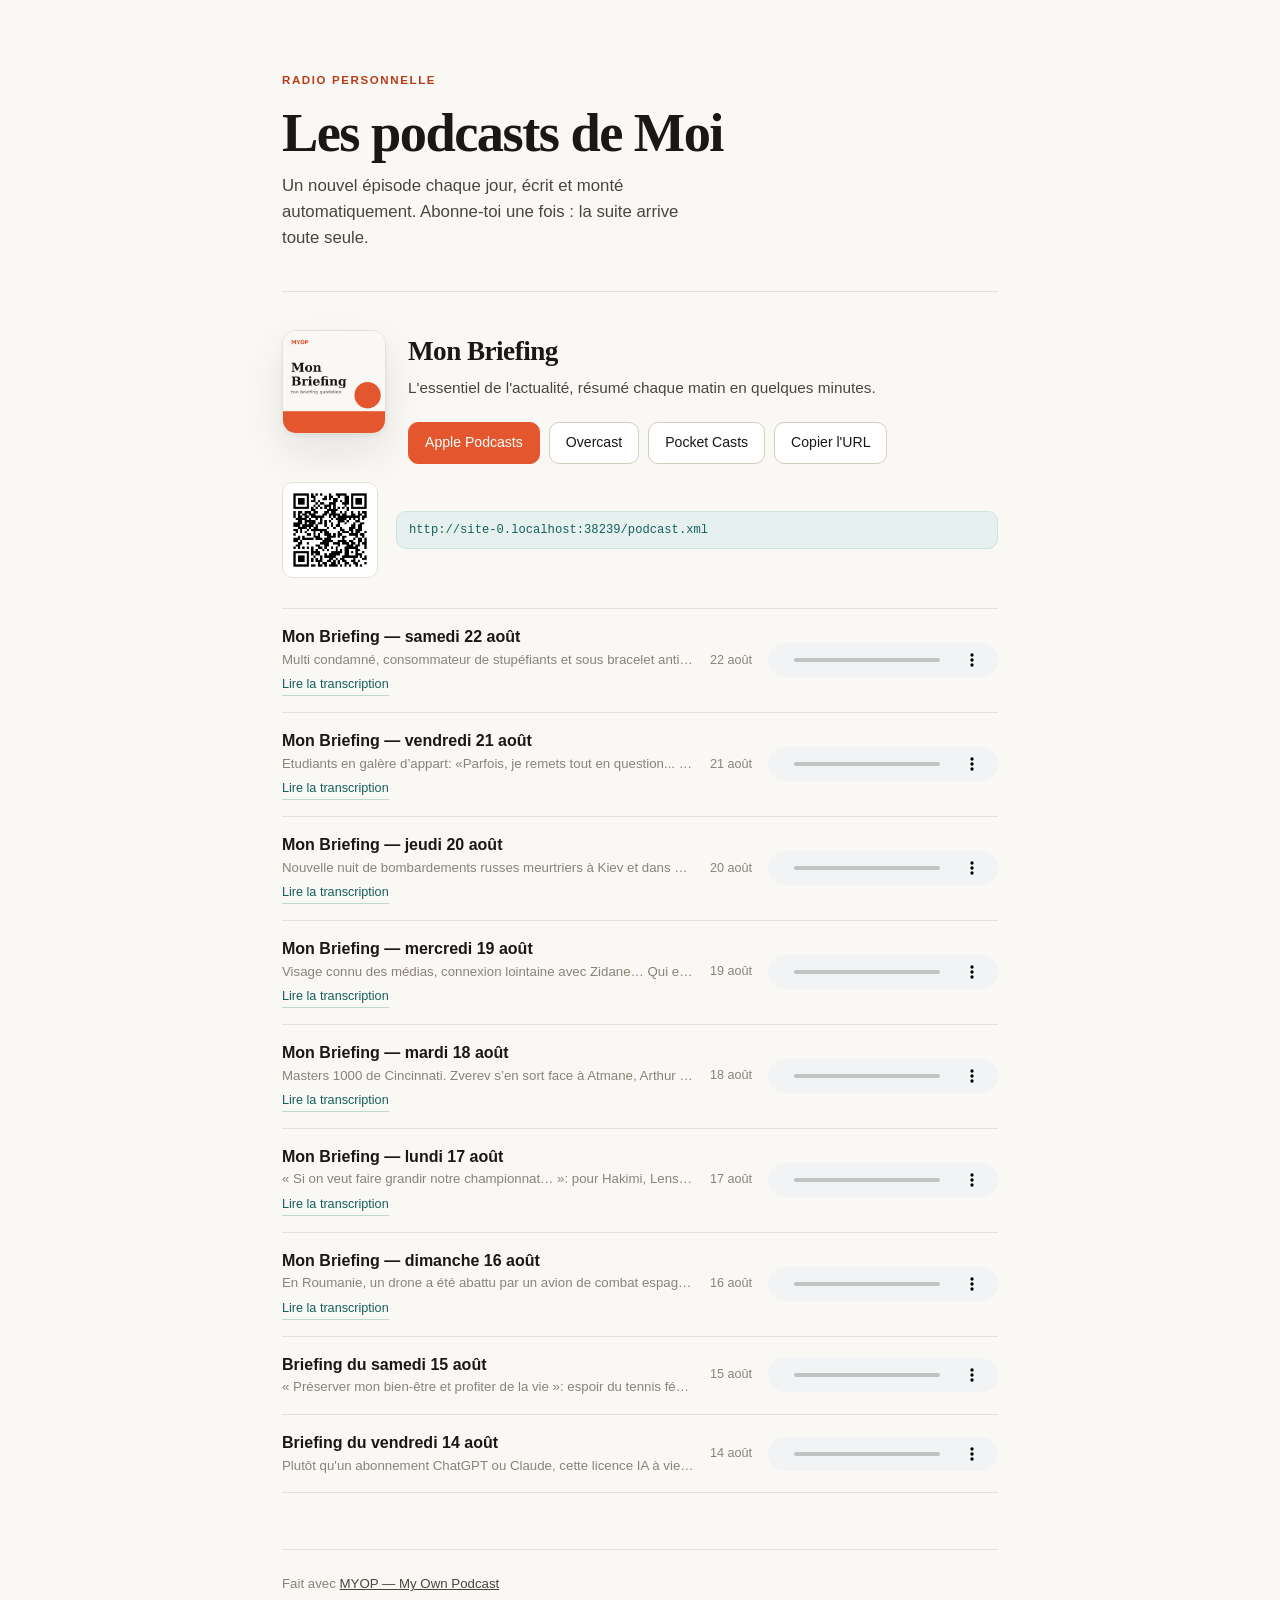
<file: index.html>
<!doctype html>
<html lang="fr"><head><meta charset="utf-8">
<meta name="viewport" content="width=device-width, initial-scale=1">
<meta name="color-scheme" content="light">
<title>Moi — podcasts MYOP</title>
<meta name="description" content="Podcasts quotidiens generes par MYOP.">
<style>
 :root {
   --paper:#faf8f5; --surface:#fff; --sunken:#f4f1ec; --line:#e7e1d7; --line-strong:#d5cdc0;
   --ink:#1a1714; --ink-2:#4a443c; --ink-3:#8a8276;
   --accent:#e4572e; --accent-ink:#b83c17; --accent-soft:#fdeee8;
   --cool:#14615c; --cool-soft:#e6f1ef;
   --serif:ui-serif,"Iowan Old Style","Palatino Linotype",Palatino,Georgia,serif;
   --sans:-apple-system,BlinkMacSystemFont,"Inter","Segoe UI",Roboto,Helvetica,sans-serif;
   --mono:ui-monospace,SFMono-Regular,"SF Mono",Menlo,monospace;
 }
 * { box-sizing:border-box; }
 body { margin:0; background:var(--paper); color:var(--ink); font-family:var(--sans);
        font-size:16px; line-height:1.55; -webkit-font-smoothing:antialiased; }
 ::selection { background:var(--accent-soft); }
 .wrap { max-width:760px; margin:0 auto; padding:0 22px 96px; }

 header.hero { padding:72px 0 40px; border-bottom:1px solid var(--line); margin-bottom:38px; }
 .eyebrow { font-size:.72rem; letter-spacing:.14em; text-transform:uppercase;
            color:var(--accent-ink); font-weight:600; margin:0; }
 h1 { font-family:var(--serif); font-size:clamp(2.4rem,7vw,3.4rem); line-height:1.05;
      letter-spacing:-.028em; font-weight:600; margin:.28em 0 .2em; }
 header.hero p.sub { color:var(--ink-2); margin:0; font-size:1.05rem; max-width:46ch; }

 .show { margin-bottom:56px; }
 .show-head { display:flex; gap:22px; align-items:flex-start; }
 .show-head img.cover { width:104px; height:104px; border-radius:14px; object-fit:cover; flex:none;
   border:1px solid var(--line); box-shadow:0 2px 4px rgba(26,23,20,.05),0 18px 40px rgba(26,23,20,.09); }
 .show h2 { font-family:var(--serif); font-size:1.7rem; letter-spacing:-.02em;
            font-weight:600; margin:0 0 4px; }
 .show .desc { color:var(--ink-2); margin:0; font-size:.96rem; }

 .apps { display:flex; gap:9px; flex-wrap:wrap; margin:22px 0 0; }
 .apps a, .apps button { font:inherit; font-size:.88rem; font-weight:500; cursor:pointer;
   text-decoration:none; padding:9px 16px; border-radius:10px;
   border:1px solid var(--line-strong); background:var(--surface); color:var(--ink); }
 .apps a:hover, .apps button:hover { background:var(--sunken); }
 .apps a.primary { background:var(--accent); border-color:var(--accent); color:#fff; }
 .apps a.primary:hover { background:var(--accent-ink); border-color:var(--accent-ink); }

 .sub-row { display:flex; gap:18px; align-items:center; margin-top:18px; flex-wrap:wrap; }
 .sub-row img.qr { width:96px; border-radius:10px; border:1px solid var(--line);
                   background:#fff; padding:6px; flex:none; }
 .url { font-family:var(--mono); font-size:.76rem; color:var(--cool); background:var(--cool-soft);
        border:1px solid #cfe3e0; border-radius:10px; padding:9px 12px; word-break:break-all; flex:1; min-width:220px; }

 .eps { margin-top:30px; border-top:1px solid var(--line); }
 .ep { display:flex; gap:16px; align-items:center; padding:16px 0; border-bottom:1px solid var(--line); }
 .ep .meta { flex:1; min-width:0; }
 .ep .t { font-weight:600; font-size:1rem; }
 .ep .d { color:var(--ink-3); font-size:.83rem; overflow:hidden; text-overflow:ellipsis; white-space:nowrap; }
 .ep .links { margin-top:5px; display:flex; gap:12px; font-size:.79rem; }
 .ep .links a { color:var(--cool); text-decoration:none; border-bottom:1px solid #bcd8d4; }
 .ep audio { width:230px; height:34px; flex:none; }
 .ep .date { color:var(--ink-3); font-size:.79rem; white-space:nowrap; }
 .note { color:var(--ink-3); font-size:.87rem; padding:20px 0; }

 footer { border-top:1px solid var(--line); padding-top:24px; color:var(--ink-3); font-size:.83rem; }
 footer a { color:var(--ink-2); }

 @media (max-width:620px) {
   header.hero { padding:46px 0 30px; }
   .show-head { gap:16px; }
   .show-head img.cover { width:78px; height:78px; }
   .ep { flex-wrap:wrap; }
   .ep audio { width:100%; }
 }
</style></head><body><div class="wrap">
<header class="hero">
 <p class="eyebrow">Radio personnelle</p>
 <h1>Les podcasts de Moi</h1>
 <p class="sub">Un nouvel épisode chaque jour, écrit et monté automatiquement.
   Abonne-toi une fois : la suite arrive toute seule.</p>
</header>
<div id="shows"></div>
<footer>Fait avec <a href="https://github.com/rlacotte/myop">MYOP — My Own Podcast</a></footer>
</div>
<script>
const SHOWS = [{"id": "matin", "title": "Mon Briefing", "description": "L'essentiel de l'actualité, résumé chaque matin en quelques minutes.", "feed": "podcast.xml", "cover": "cover.png", "qr": "iVBORw0KGgoAAAANSUhEUgAAAQMAAAEDAQAAAAAZqlxmAAACXUlEQVR4nO2awZGkOhBEX7WIoG/CA9qDNYH2TLQp3xO1J+AB3NQRoNwDMDv/8v9hdtgOxeoiCPKQFSmVKkuY+O8xXv4HAH8R74pYzczssl7n27NnvTKaWcVsZmbXd2L6dQRaakmyBX9MMWTqqZW01BrehenvinaCYEpe6m2pJzpl6qmNWGnRfiDWK+M9ZJeAxx/k8a2I6nhwmn/8Y1or2oidzuPkfavkh05sGzY7lbpvAbClntoYPk0AFBftPracnAE67YJLKi3apZ7oelyilbap31Zyn0vT9gLQPvq8Xv3Aw15XRtMFGO+45Vwe3444tLXl462Nx7fitEVKANlpamOQkh8Al/zQ9dkVt2+lia4HvGKwpZa2IkqR4rLUhdUaIAPjHdzcQFjrxBhk1Yk8zkCgBdrIXlaYkh8Iu+BWnrZO03gnu7kB1qoeOxm8mrN5nIFAC37otOdkkyT1pkQbKVHbBDyyS14xqAKekvkJyGuhbn47czZXEPdjKVDaCXTBpfn27LUw3yDzaiBYVUuR/F5Mv474nJMhwO7/pKHri+xd+GeQlLz2ZPw0VS/r4tk8vh+x11IySYrgNG0ST3TleSCkRCvtQeMkxbAv7xJ7F0e3QsPWehy6zdQTCoz26F3U02bjNWxLuERX8KsvBXQ6/B/11MZQoOM77grqiaOADLu2xVWO/7oriAGg1X7vF4o8bwFY/XjbPMLz/tiri7U0f/sZMd5RVY/dQ6qYbzxM6T2ZfgXhpX5zBeY0N0Ber354itI80AVeZmas1rDFNwbDzU0bubjCtLW/fyIUi/gJCLjodMK5fHcAAAAASUVORK5CYII="}];
const enc = encodeURIComponent;
function esc(s) { const d = document.createElement('div'); d.textContent = s; return d.innerHTML; }
const feedUrl = (show) => location.origin + location.pathname.replace(/index\.html$/, '') + show.feed;

async function loadShow(show) {
  const url = feedUrl(show);
  const card = document.createElement('section'); card.className = 'show';
  card.innerHTML = `
    <div class="show-head">
      <img class="cover" src="${show.cover}" alt="">
      <div>
        <h2>${esc(show.title)}</h2>
        <p class="desc">${esc(show.description)}</p>
        <div class="apps">
          <a class="primary" href="podcasts://${url.replace(/^https?:\/\//, '')}">Apple Podcasts</a>
          <a href="https://overcast.fm/paste?url=${enc(url)}" target="_blank" rel="noopener">Overcast</a>
          <a href="pktc://subscribe/${url.replace(/^https?:\/\//, '')}">Pocket Casts</a>
          <button type="button">Copier l'URL</button>
        </div>
      </div>
    </div>
    <div class="sub-row">
      ${show.qr ? `<img class="qr" alt="QR code du flux" src="data:image/png;base64,${show.qr}">` : ''}
      <span class="url">${esc(url)}</span>
    </div>
    <div class="eps"><p class="note">Chargement des épisodes…</p></div>`;

  card.querySelector('.apps button').addEventListener('click', (event) => {
    navigator.clipboard.writeText(url).then(() => (event.target.textContent = 'Copié ✓'));
  });

  const eps = card.querySelector('.eps');
  try {
    const xml = await (await fetch(show.feed)).text();
    const doc = new DOMParser().parseFromString(xml, 'text/xml');
    const items = [...doc.querySelectorAll('item')].slice(0, 15);
    eps.innerHTML = '';
    for (const item of items) {
      const enclosure = item.querySelector('enclosure');
      const date = new Date(item.querySelector('pubDate').textContent);
      // Transcription : on sert la version lisible, pas le fichier de sous-titres
      const vtt = item.getElementsByTagName('podcast:transcript')[0];
      const text = vtt ? vtt.getAttribute('url').replace(/\.vtt$/, '.txt') : null;
      const row = document.createElement('div'); row.className = 'ep';
      row.innerHTML = `
        <div class="meta">
          <div class="t">${esc(item.querySelector('title').textContent)}</div>
          <div class="d">${esc(item.querySelector('description').textContent)}</div>
          ${text ? `<div class="links"><a href="${text}">Lire la transcription</a></div>` : ''}
        </div>
        <span class="date">${date.toLocaleDateString('fr-FR', { day: 'numeric', month: 'short' })}</span>
        ${enclosure ? `<audio controls preload="none" src="${enclosure.getAttribute('url')}"></audio>` : ''}`;
      eps.append(row);
    }
    if (!items.length) eps.innerHTML = '<p class="note">Aucun épisode publié pour le moment.</p>';
  } catch (e) {
    eps.innerHTML = '<p class="note">Flux momentanément indisponible.</p>';
  }
  return card;
}

(async () => {
  const box = document.getElementById('shows');
  for (const show of SHOWS) box.append(await loadShow(show));
})();
</script>
</body></html>
</file>
